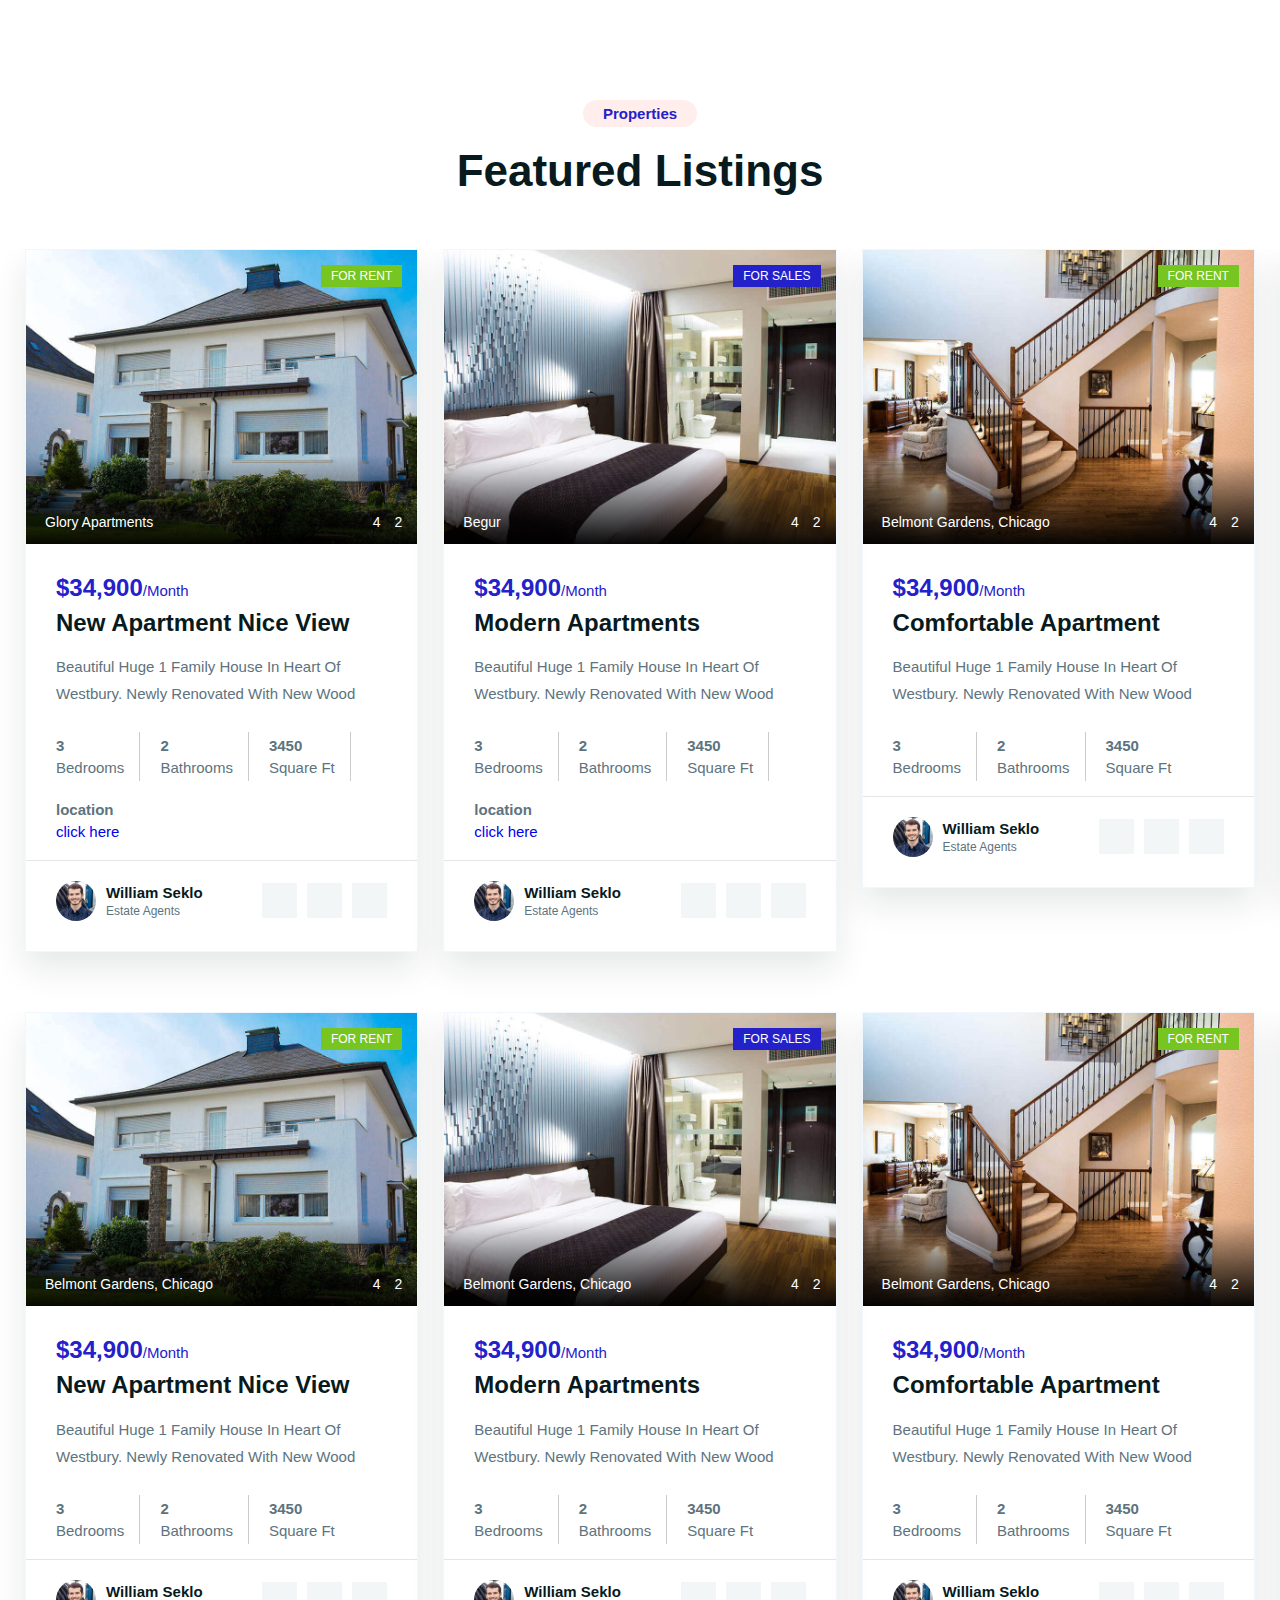
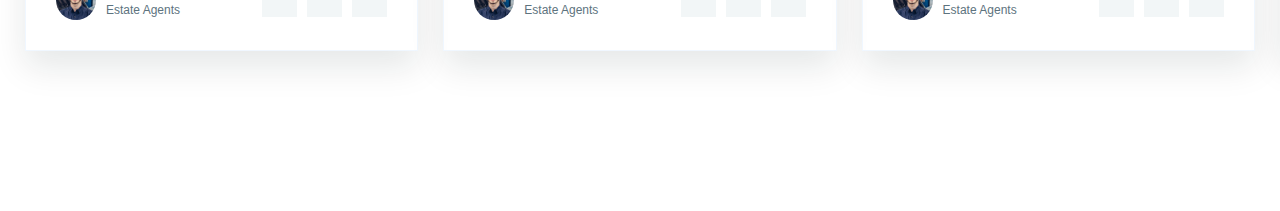
<file: property.html>
<!DOCTYPE html>
<html lang="en">
<head>
    <link rel="stylesheet" href="assets/css/style.css">
    <meta charset="UTF-8">
    <meta name="viewport" content="width=device-width, initial-scale=1.0">
    <title>Document</title>
</head>
<body>


    <section class="property" id="property">
        <div class="container">

          <p class="section-subtitle">Properties</p>

          <h2 class="h2 section-title">Featured Listings</h2>

          <ul class="property-list has-scrollbar">

            <li>
              <div class="property-card">

                <figure class="card-banner">

                  <a href="#">
                    <img src="./assets/images/property-1.jpg" alt="New Apartment Nice View" class="w-100">
                  </a>

                  <div class="card-badge green">For Rent</div>

                  <div class="banner-actions">

                    <button class="banner-actions-btn">
                      <ion-icon name="location"></ion-icon>

                      <address>Glory Apartments</address>
                    </button>

                    <button class="banner-actions-btn">
                      <ion-icon name="camera"></ion-icon>

                      <span>4</span>
                    </button>

                    <button class="banner-actions-btn">
                      <ion-icon name="film"></ion-icon>

                      <span>2</span>
                    </button>

                  </div>

                </figure>

                <div class="card-content">

                  <div class="card-price">
                    <strong>$34,900</strong>/Month
                  </div>

                  <h3 class="h3 card-title">
                    <a href="#">New Apartment Nice View</a>
                  </h3>

                  <p class="card-text">
                    Beautiful Huge 1 Family House In Heart Of Westbury. Newly Renovated With New Wood
                  </p>

                  <ul class="card-list">

                    <li class="card-item">
                      <strong>3</strong>

                      <ion-icon name="bed-outline"></ion-icon>

                      <span>Bedrooms</span>
                    </li>

                    <li class="card-item">
                      <strong>2</strong>

                      <ion-icon name="man-outline"></ion-icon>

                      <span>Bathrooms</span>
                    </li>

                    <li class="card-item">
                      <strong>3450</strong>

                      <ion-icon name="square-outline"></ion-icon>

                      <span>Square Ft</span>
                    </li>
                    <li class="card-item">
                      <strong>location</strong>

                      <ion-icon name="man-outline"></ion-icon>

                      <span><a href="loc1.html">click here</a></span>
                    </li>

                  </ul>

                </div>

                <div class="card-footer">

                  <div class="card-author">

                    <figure class="author-avatar">
                      <img src="./assets/images/author.jpg" alt="William Seklo" class="w-100">
                    </figure>

                    <div>
                      <p class="author-name">
                        <a href="#">William Seklo</a>
                      </p>

                      <p class="author-title">Estate Agents</p>
                    </div>

                  </div>

                  <div class="card-footer-actions">

                    <button class="card-footer-actions-btn">
                      <ion-icon name="resize-outline"></ion-icon>
                    </button>

                    <button class="card-footer-actions-btn">
                      <ion-icon name="heart-outline"></ion-icon>
                    </button>

                    <button class="card-footer-actions-btn">
                      <ion-icon name="add-circle-outline"></ion-icon>
                    </button>

                  </div>

                </div>

              </div>
            </li>

            <li>
              <div class="property-card">

                <figure class="card-banner">

                  <a href="#">
                    <img src="./assets/images/property-2.jpg" alt="Modern Apartments" class="w-100">
                  </a>

                  <div class="card-badge orange">For Sales</div>

                  <div class="banner-actions">

                    <button class="banner-actions-btn">
                      <ion-icon name="location"></ion-icon>

                      <address>Begur</address>
                    </button>

                    <button class="banner-actions-btn">
                      <ion-icon name="camera"></ion-icon>

                      <span>4</span>
                    </button>

                    <button class="banner-actions-btn">
                      <ion-icon name="film"></ion-icon>

                      <span>2</span>
                    </button>

                  </div>

                </figure>

                <div class="card-content">

                  <div class="card-price">
                    <strong>$34,900</strong>/Month
                  </div>

                  <h3 class="h3 card-title">
                    <a href="#">Modern Apartments</a>
                  </h3>

                  <p class="card-text">
                    Beautiful Huge 1 Family House In Heart Of Westbury. Newly Renovated With New Wood
                  </p>

                  <ul class="card-list">

                    <li class="card-item">
                      <strong>3</strong>

                      <ion-icon name="bed-outline"></ion-icon>

                      <span>Bedrooms</span>
                    </li>

                    <li class="card-item">
                      <strong>2</strong>

                      <ion-icon name="man-outline"></ion-icon>

                      <span>Bathrooms</span>
                    </li>

                    <li class="card-item">
                      <strong>3450</strong>

                      <ion-icon name="square-outline"></ion-icon>

                      <span>Square Ft</span>
                    </li>
                    <li class="card-item">
                      <strong>location</strong>

                      <ion-icon name="man-outline"></ion-icon>

                      <span><a href="loc2.html">click here</a></span>
                    </li>

                  </ul>

                </div>

                <div class="card-footer">

                  <div class="card-author">

                    <figure class="author-avatar">
                      <img src="./assets/images/author.jpg" alt="William Seklo" class="w-100">
                    </figure>

                    <div>
                      <p class="author-name">
                        <a href="#">William Seklo</a>
                      </p>

                      <p class="author-title">Estate Agents</p>
                    </div>

                  </div>

                  <div class="card-footer-actions">

                    <button class="card-footer-actions-btn">
                      <ion-icon name="resize-outline"></ion-icon>
                    </button>

                    <button class="card-footer-actions-btn">
                      <ion-icon name="heart-outline"></ion-icon>
                    </button>

                    <button class="card-footer-actions-btn">
                      <ion-icon name="add-circle-outline"></ion-icon>
                    </button>

                  </div>

                </div>

              </div>
            </li>

            <li>
              <div class="property-card">

                <figure class="card-banner">

                  <a href="#">
                    <img src="./assets/images/property-3.jpg" alt="Comfortable Apartment" class="w-100">
                  </a>

                  <div class="card-badge green">For Rent</div>

                  <div class="banner-actions">

                    <button class="banner-actions-btn">
                      <ion-icon name="location"></ion-icon>

                      <address>Belmont Gardens, Chicago</address>
                    </button>

                    <button class="banner-actions-btn">
                      <ion-icon name="camera"></ion-icon>

                      <span>4</span>
                    </button>

                    <button class="banner-actions-btn">
                      <ion-icon name="film"></ion-icon>

                      <span>2</span>
                    </button>

                  </div>

                </figure>

                <div class="card-content">

                  <div class="card-price">
                    <strong>$34,900</strong>/Month
                  </div>

                  <h3 class="h3 card-title">
                    <a href="#">Comfortable Apartment</a>
                  </h3>

                  <p class="card-text">
                    Beautiful Huge 1 Family House In Heart Of Westbury. Newly Renovated With New Wood
                  </p>

                  <ul class="card-list">

                    <li class="card-item">
                      <strong>3</strong>

                      <ion-icon name="bed-outline"></ion-icon>

                      <span>Bedrooms</span>
                    </li>

                    <li class="card-item">
                      <strong>2</strong>

                      <ion-icon name="man-outline"></ion-icon>

                      <span>Bathrooms</span>
                    </li>

                    <li class="card-item">
                      <strong>3450</strong>

                      <ion-icon name="square-outline"></ion-icon>

                      <span>Square Ft</span>
                    </li>

                  </ul>

                </div>

                <div class="card-footer">

                  <div class="card-author">

                    <figure class="author-avatar">
                      <img src="./assets/images/author.jpg" alt="William Seklo" class="w-100">
                    </figure>

                    <div>
                      <p class="author-name">
                        <a href="#">William Seklo</a>
                      </p>

                      <p class="author-title">Estate Agents</p>
                    </div>

                  </div>

                  <div class="card-footer-actions">

                    <button class="card-footer-actions-btn">
                      <ion-icon name="resize-outline"></ion-icon>
                    </button>

                    <button class="card-footer-actions-btn">
                      <ion-icon name="heart-outline"></ion-icon>
                    </button>

                    <button class="card-footer-actions-btn">
                      <ion-icon name="add-circle-outline"></ion-icon>
                    </button>

                  </div>

                </div>

              </div>
            </li>

            <li>
              <div class="property-card">

                <figure class="card-banner">

                  <a href="#">
                    <img src="./assets/images/property-4.png" alt="Luxury villa in Rego Park" class="w-100">
                  </a>

                  <div class="card-badge green">For Rent</div>

                  <div class="banner-actions">

                    <button class="banner-actions-btn">
                      <ion-icon name="location"></ion-icon>

                      <address>Belmont Gardens, Chicago</address>
                    </button>

                    <button class="banner-actions-btn">
                      <ion-icon name="camera"></ion-icon>

                      <span>4</span>
                    </button>

                    <button class="banner-actions-btn">
                      <ion-icon name="film"></ion-icon>

                      <span>2</span>
                    </button>

                  </div>

                </figure>

                <div class="card-content">

                  <div class="card-price">
                    <strong>$34,900</strong>/Month
                  </div>

                  <h3 class="h3 card-title">
                    <a href="#">Luxury villa in Rego Park</a>
                  </h3>

                  <p class="card-text">
                    Beautiful Huge 1 Family House In Heart Of Westbury. Newly Renovated With New Wood
                  </p>

                  <ul class="card-list">

                    <li class="card-item">
                      <strong>3</strong>

                      <ion-icon name="bed-outline"></ion-icon>

                      <span>Bedrooms</span>
                    </li>

                    <li class="card-item">
                      <strong>2</strong>

                      <ion-icon name="man-outline"></ion-icon>

                      <span>Bathrooms</span>
                    </li>

                    <li class="card-item">
                      <strong>3450</strong>

                      <ion-icon name="square-outline"></ion-icon>

                      <span>Square Ft</span>
                    </li>

                  </ul>

                </div>

                <div class="card-footer">

                  <div class="card-author">

                    <figure class="author-avatar">
                      <img src="./assets/images/author.jpg" alt="William Seklo" class="w-100">
                    </figure>

                    <div>
                      <p class="author-name">
                        <a href="#">William Seklo</a>
                      </p>

                      <p class="author-title">Estate Agents</p>
                    </div>

                  </div>

                  <div class="card-footer-actions">

                    <button class="card-footer-actions-btn">
                      <ion-icon name="resize-outline"></ion-icon>
                    </button>

                    <button class="card-footer-actions-btn">
                      <ion-icon name="heart-outline"></ion-icon>
                    </button>

                    <button class="card-footer-actions-btn">
                      <ion-icon name="add-circle-outline"></ion-icon>
                    </button>

                  </div>

                </div>

              </div>
            </li>

          </ul>

        </div>
        <div class="container">

            
  
            <ul class="property-list has-scrollbar">
  
              <li>
                <div class="property-card">
  
                  <figure class="card-banner">
  
                    <a href="#">
                      <img src="./assets/images/property-1.jpg" alt="New Apartment Nice View" class="w-100">
                    </a>
  
                    <div class="card-badge green">For Rent</div>
  
                    <div class="banner-actions">
  
                      <button class="banner-actions-btn">
                        <ion-icon name="location"></ion-icon>
  
                        <address>Belmont Gardens, Chicago</address>
                      </button>
  
                      <button class="banner-actions-btn">
                        <ion-icon name="camera"></ion-icon>
  
                        <span>4</span>
                      </button>
  
                      <button class="banner-actions-btn">
                        <ion-icon name="film"></ion-icon>
  
                        <span>2</span>
                      </button>
  
                    </div>
  
                  </figure>
  
                  <div class="card-content">
  
                    <div class="card-price">
                      <strong>$34,900</strong>/Month
                    </div>
  
                    <h3 class="h3 card-title">
                      <a href="#">New Apartment Nice View</a>
                    </h3>
  
                    <p class="card-text">
                      Beautiful Huge 1 Family House In Heart Of Westbury. Newly Renovated With New Wood
                    </p>
  
                    <ul class="card-list">
  
                      <li class="card-item">
                        <strong>3</strong>
  
                        <ion-icon name="bed-outline"></ion-icon>
  
                        <span>Bedrooms</span>
                      </li>
  
                      <li class="card-item">
                        <strong>2</strong>
  
                        <ion-icon name="man-outline"></ion-icon>
  
                        <span>Bathrooms</span>
                      </li>
  
                      <li class="card-item">
                        <strong>3450</strong>
  
                        <ion-icon name="square-outline"></ion-icon>
  
                        <span>Square Ft</span>
                      </li>
  
                    </ul>
  
                  </div>
  
                  <div class="card-footer">
  
                    <div class="card-author">
  
                      <figure class="author-avatar">
                        <img src="./assets/images/author.jpg" alt="William Seklo" class="w-100">
                      </figure>
  
                      <div>
                        <p class="author-name">
                          <a href="#">William Seklo</a>
                        </p>
  
                        <p class="author-title">Estate Agents</p>
                      </div>
  
                    </div>
  
                    <div class="card-footer-actions">
  
                      <button class="card-footer-actions-btn">
                        <ion-icon name="resize-outline"></ion-icon>
                      </button>
  
                      <button class="card-footer-actions-btn">
                        <ion-icon name="heart-outline"></ion-icon>
                      </button>
  
                      <button class="card-footer-actions-btn">
                        <ion-icon name="add-circle-outline"></ion-icon>
                      </button>
  
                    </div>
  
                  </div>
  
                </div>
              </li>
  
              <li>
                <div class="property-card">
  
                  <figure class="card-banner">
  
                    <a href="#">
                      <img src="./assets/images/property-2.jpg" alt="Modern Apartments" class="w-100">
                    </a>
  
                    <div class="card-badge orange">For Sales</div>
  
                    <div class="banner-actions">
  
                      <button class="banner-actions-btn">
                        <ion-icon name="location"></ion-icon>
  
                        <address>Belmont Gardens, Chicago</address>
                      </button>
  
                      <button class="banner-actions-btn">
                        <ion-icon name="camera"></ion-icon>
  
                        <span>4</span>
                      </button>
  
                      <button class="banner-actions-btn">
                        <ion-icon name="film"></ion-icon>
  
                        <span>2</span>
                      </button>
  
                    </div>
  
                  </figure>
  
                  <div class="card-content">
  
                    <div class="card-price">
                      <strong>$34,900</strong>/Month
                    </div>
  
                    <h3 class="h3 card-title">
                      <a href="#">Modern Apartments</a>
                    </h3>
  
                    <p class="card-text">
                      Beautiful Huge 1 Family House In Heart Of Westbury. Newly Renovated With New Wood
                    </p>
  
                    <ul class="card-list">
  
                      <li class="card-item">
                        <strong>3</strong>
  
                        <ion-icon name="bed-outline"></ion-icon>
  
                        <span>Bedrooms</span>
                      </li>
  
                      <li class="card-item">
                        <strong>2</strong>
  
                        <ion-icon name="man-outline"></ion-icon>
  
                        <span>Bathrooms</span>
                      </li>
  
                      <li class="card-item">
                        <strong>3450</strong>
  
                        <ion-icon name="square-outline"></ion-icon>
  
                        <span>Square Ft</span>
                      </li>
  
                    </ul>
  
                  </div>
  
                  <div class="card-footer">
  
                    <div class="card-author">
  
                      <figure class="author-avatar">
                        <img src="./assets/images/author.jpg" alt="William Seklo" class="w-100">
                      </figure>
  
                      <div>
                        <p class="author-name">
                          <a href="#">William Seklo</a>
                        </p>
  
                        <p class="author-title">Estate Agents</p>
                      </div>
  
                    </div>
  
                    <div class="card-footer-actions">
  
                      <button class="card-footer-actions-btn">
                        <ion-icon name="resize-outline"></ion-icon>
                      </button>
  
                      <button class="card-footer-actions-btn">
                        <ion-icon name="heart-outline"></ion-icon>
                      </button>
  
                      <button class="card-footer-actions-btn">
                        <ion-icon name="add-circle-outline"></ion-icon>
                      </button>
  
                    </div>
  
                  </div>
  
                </div>
              </li>
  
              <li>
                <div class="property-card">
  
                  <figure class="card-banner">
  
                    <a href="#">
                      <img src="./assets/images/property-3.jpg" alt="Comfortable Apartment" class="w-100">
                    </a>
  
                    <div class="card-badge green">For Rent</div>
  
                    <div class="banner-actions">
  
                      <button class="banner-actions-btn">
                        <ion-icon name="location"></ion-icon>
  
                        <address>Belmont Gardens, Chicago</address>
                      </button>
  
                      <button class="banner-actions-btn">
                        <ion-icon name="camera"></ion-icon>
  
                        <span>4</span>
                      </button>
  
                      <button class="banner-actions-btn">
                        <ion-icon name="film"></ion-icon>
  
                        <span>2</span>
                      </button>
  
                    </div>
  
                  </figure>
  
                  <div class="card-content">
  
                    <div class="card-price">
                      <strong>$34,900</strong>/Month
                    </div>
  
                    <h3 class="h3 card-title">
                      <a href="#">Comfortable Apartment</a>
                    </h3>
  
                    <p class="card-text">
                      Beautiful Huge 1 Family House In Heart Of Westbury. Newly Renovated With New Wood
                    </p>
  
                    <ul class="card-list">
  
                      <li class="card-item">
                        <strong>3</strong>
  
                        <ion-icon name="bed-outline"></ion-icon>
  
                        <span>Bedrooms</span>
                      </li>
  
                      <li class="card-item">
                        <strong>2</strong>
  
                        <ion-icon name="man-outline"></ion-icon>
  
                        <span>Bathrooms</span>
                      </li>
  
                      <li class="card-item">
                        <strong>3450</strong>
  
                        <ion-icon name="square-outline"></ion-icon>
  
                        <span>Square Ft</span>
                      </li>
  
                    </ul>
  
                  </div>
  
                  <div class="card-footer">
  
                    <div class="card-author">
  
                      <figure class="author-avatar">
                        <img src="./assets/images/author.jpg" alt="William Seklo" class="w-100">
                      </figure>
  
                      <div>
                        <p class="author-name">
                          <a href="#">William Seklo</a>
                        </p>
  
                        <p class="author-title">Estate Agents</p>
                      </div>
  
                    </div>
  
                    <div class="card-footer-actions">
  
                      <button class="card-footer-actions-btn">
                        <ion-icon name="resize-outline"></ion-icon>
                      </button>
  
                      <button class="card-footer-actions-btn">
                        <ion-icon name="heart-outline"></ion-icon>
                      </button>
  
                      <button class="card-footer-actions-btn">
                        <ion-icon name="add-circle-outline"></ion-icon>
                      </button>
  
                    </div>
  
                  </div>
  
                </div>
              </li>
  
              <li>
                <div class="property-card">
  
                  <figure class="card-banner">
  
                    <a href="#">
                      <img src="./assets/images/property-4.png" alt="Luxury villa in Rego Park" class="w-100">
                    </a>
  
                    <div class="card-badge green">For Rent</div>
  
                    <div class="banner-actions">
  
                      <button class="banner-actions-btn">
                        <ion-icon name="location"></ion-icon>
  
                        <address>Belmont Gardens, Chicago</address>
                      </button>
  
                      <button class="banner-actions-btn">
                        <ion-icon name="camera"></ion-icon>
  
                        <span>4</span>
                      </button>
  
                      <button class="banner-actions-btn">
                        <ion-icon name="film"></ion-icon>
  
                        <span>2</span>
                      </button>
  
                    </div>
  
                  </figure>
  
                  <div class="card-content">
  
                    <div class="card-price">
                      <strong>$34,900</strong>/Month
                    </div>
  
                    <h3 class="h3 card-title">
                      <a href="#">Luxury villa in Rego Park</a>
                    </h3>
  
                    <p class="card-text">
                      Beautiful Huge 1 Family House In Heart Of Westbury. Newly Renovated With New Wood
                    </p>
  
                    <ul class="card-list">
  
                      <li class="card-item">
                        <strong>3</strong>
  
                        <ion-icon name="bed-outline"></ion-icon>
  
                        <span>Bedrooms</span>
                      </li>
  
                      <li class="card-item">
                        <strong>2</strong>
  
                        <ion-icon name="man-outline"></ion-icon>
  
                        <span>Bathrooms</span>
                      </li>
  
                      <li class="card-item">
                        <strong>3450</strong>
  
                        <ion-icon name="square-outline"></ion-icon>
  
                        <span>Square Ft</span>
                      </li>
  
                    </ul>
  
                  </div>
  
                  <div class="card-footer">
  
                    <div class="card-author">
  
                      <figure class="author-avatar">
                        <img src="./assets/images/author.jpg" alt="William Seklo" class="w-100">
                      </figure>
  
                      <div>
                        <p class="author-name">
                          <a href="#">William Seklo</a>
                        </p>
  
                        <p class="author-title">Estate Agents</p>
                      </div>
  
                    </div>
  
                    <div class="card-footer-actions">
  
                      <button class="card-footer-actions-btn">
                        <ion-icon name="resize-outline"></ion-icon>
                      </button>
  
                      <button class="card-footer-actions-btn">
                        <ion-icon name="heart-outline"></ion-icon>
                      </button>
  
                      <button class="card-footer-actions-btn">
                        <ion-icon name="add-circle-outline"></ion-icon>
                      </button>
  
                    </div>
  
                  </div>
  
                </div>
              </li>
  
            </ul>
  
          </div>
      </section>

    
</body>
</html>
</file>
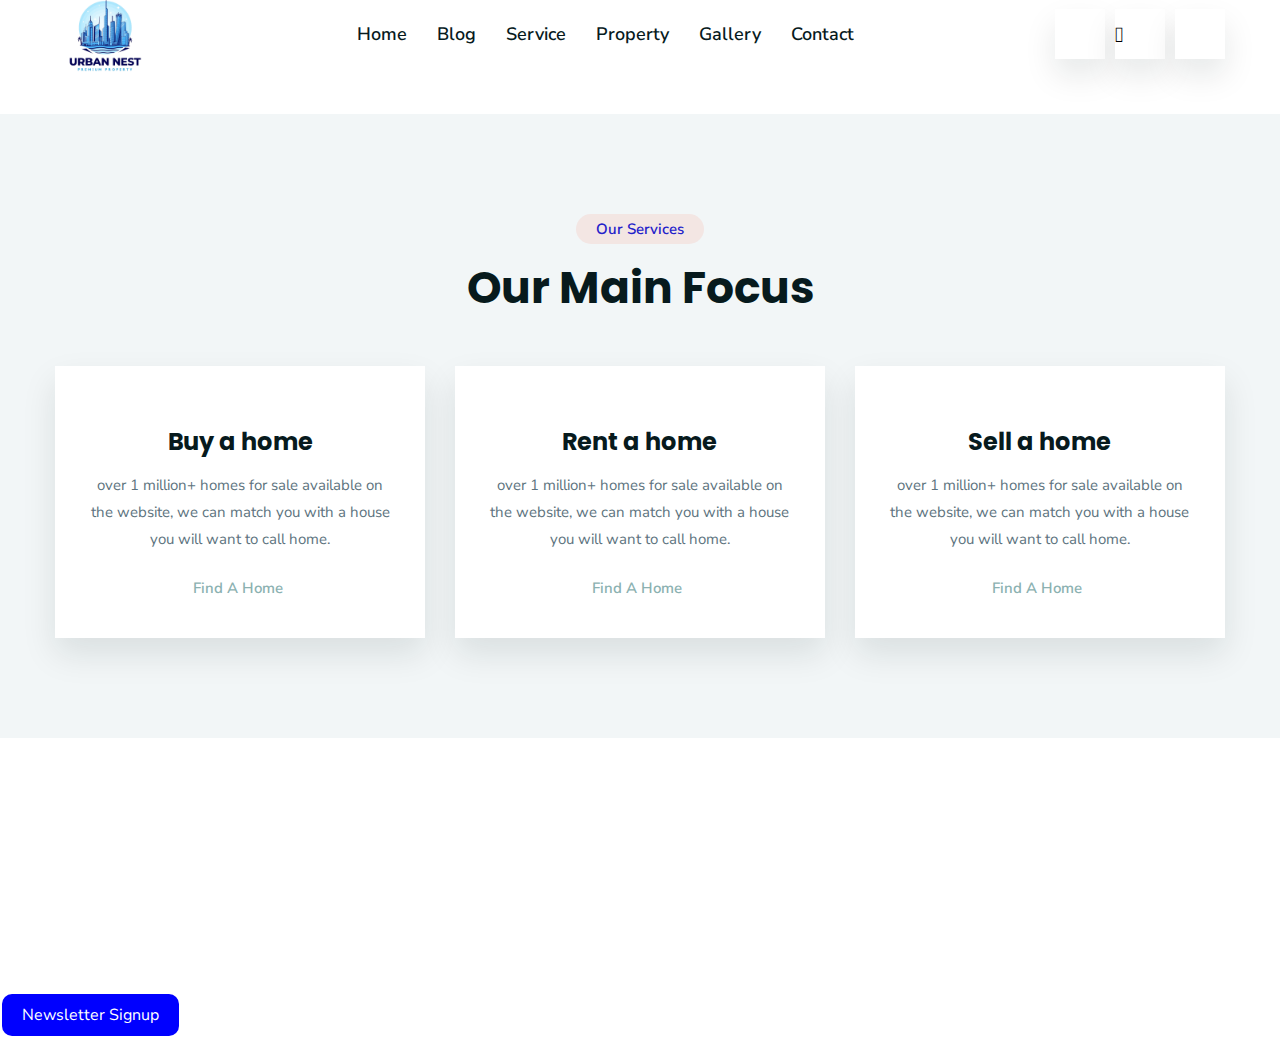
<file: service.html>
<!DOCTYPE html>
<html lang="en">
<head>
    <meta charset="UTF-8">
    <meta http-equiv="X-UA-Compatible" content="IE=edge">
    <meta name="viewport" content="width=device-width, initial-scale=1.0">
    <title>Service</title>
  
  
    <link rel="shortcut icon" href="assets/images/logo-light.png" type="image/svg+xml">
  
    <link rel="stylesheet" href="./assets/css/style.css">
  
    <link rel="preconnect" href="https://fonts.googleapis.com">
    <link rel="preconnect" href="https://fonts.gstatic.com" crossorigin>
    <link rel="stylesheet" href="https://cdnjs.cloudflare.com/ajax/libs/font-awesome/4.7.0/css/font-awesome.min.css">
    <link href="https://cdn.jsdelivr.net/npm/bootstrap@5.3.2/dist/css/bootstrap.min.css" rel="stylesheet" integrity="sha384-T3c6CoIi6uLrA9TneNEoa7RxnatzjcDSCmG1MXxSR1GAsXEV/Dwwykc2MPK8M2HN" crossorigin="anonymous">
  
    <link
      href="https://fonts.googleapis.com/css2?family=Nunito+Sans:wght@400;600;700&family=Poppins:wght@400;500;600;700&display=swap"
      rel="stylesheet">
</head>
<body>
    <header class="header" data-header>

        <div class="overlay" data-overlay></div>
    
       
    
        <div class="header-bottom">
          <div class="container">
    
            <a href="#" class="logo">
              <img height="100" width="100" src="./assets/images/logo.png" alt="Urban Nest logo">
            </a>
    
            <nav class="navbar" data-navbar>
    
              <div class="navbar-top">
    
                <a href="#" class="logo">
                  <img src="./assets/images/logo.png" alt="Urban Nest logo">
                </a>
    
                <button class="nav-close-btn" data-nav-close-btn aria-label="Close Menu">
                  <ion-icon name="close-outline"></ion-icon>
                </button>
    
              </div>
    
              <div class="navbar-bottom">
                <ul class="navbar-list">
    
                  <li>
                    <a href="index.html" class="navbar-link" data-nav-link>Home</a>
                  </li>
    
                  <li>
                    <a href="blog.html" class="navbar-link" data-nav-link>Blog</a>
                  </li>
    
                  <li>
                    <a href="service.html" class="navbar-link" data-nav-link>Service</a>
                  </li>
    
                  <li>
                    <a href="#property" class="navbar-link" data-nav-link>Property</a>
                  </li>
    
                  <li>
                    <a href="gallery.html" class="navbar-link" data-nav-link>Gallery</a>
                  </li>
    
                  <li>
                    <a href="#contact" class="navbar-link" data-nav-link>Contact</a>
                  </li>
    
                </ul>
              </div>
    
            </nav>
    
            <div class="header-bottom-actions">
              <button class="header-bottom-actions-btn" aria-label="Search">
                <i class="fas fa-magnifying-glass"  ></i> 
                <span>Search</span>
            </button>
            
            <button class="header-bottom-actions-btn" aria-label="Profile" onclick="navigateToLogin()">
              <i class="fa-regular fa-user"></i>
              <span>Profile</span>
          </button>
              <button class="header-bottom-actions-btn" aria-label="Cart">
                <i class="fa-solid fa-cart-shopping"></i>
                <span>Cart</span>
              </button>
    
              <button class="header-bottom-actions-btn" data-nav-open-btn aria-label="Open Menu">
                <ion-icon name="menu-outline"></ion-icon>
    
                <span>Menu</span>
              </button>
    
            </div>
    
          </div>
        </div>
    
      </header>

      <section class="service" id="service">
        
        <div class="container">

          <p class="section-subtitle">Our Services</p>

          <h2 class="h2 section-title">Our Main Focus</h2>

          <ul class="service-list">

            <li>
              <div class="service-card">

                <div class="card-icon">
                </div>

                <h3 class="h3 card-title">
                  <a href="#">Buy a home</a>
                </h3>

                <p class="card-text">
                  over 1 million+ homes for sale available on the website, we can match you with a house you will want
                  to call home.
                </p>

                <a href="#" class="card-link">
                  <span>Find A Home</span>

                  <ion-icon name="arrow-forward-outline"></ion-icon>
                </a>

              </div>
            </li>

            <li>
              <div class="service-card">

                <div class="card-icon">
                </div>

                <h3 class="h3 card-title">
                  <a href="#">Rent a home</a>
                </h3>

                <p class="card-text">
                  over 1 million+ homes for sale available on the website, we can match you with a house you will want
                  to call home.
                </p>

                <a href="#" class="card-link">
                  <span>Find A Home</span>

                  <ion-icon name="arrow-forward-outline"></ion-icon>
                </a>

              </div>
            </li>

            <li>
              <div class="service-card">

                <div class="card-icon">
                </div>

                <h3 class="h3 card-title">
                  <a href="#">Sell a home</a>
                </h3>

                <p class="card-text">
                  over 1 million+ homes for sale available on the website, we can match you with a house you will want
                  to call home.
                </p>

                <a href="#" class="card-link">
                  <span>Find A Home</span>

                  <ion-icon name="arrow-forward-outline"></ion-icon>
                </a>

              </div>
            </li>

          </ul>

        </div>
      </section>


  <footer class="footer">

    <div class="b-example-divider"></div>

    <div class="container">
      <footer class="d-flex flex-wrap justify-content-between align-items-center py-3 my-4 border-top">
        <div class="col-md-4 d-flex align-items-center">
          <a href="/" class="mb-3 me-2 mb-md-0 text-body-secondary text-decoration-none lh-1">
            <svg class="bi" width="30" height="24"><use xlink:href="#bootstrap"/></svg>
          </a>
          <span class="mb-3 mb-md-0 text-body-secondary">&copy; 2024 Urban Nest , Inc</span>
        </div>
    
        <ul class="nav col-md-4 justify-content-end list-unstyled d-flex">
          <li class="ms-3"><a class="text-body-secondary" href="#"><svg class="bi" width="24" height="24"><use xlink:href="#twitter"/></svg></a></li>
          <li class="ms-3"><a class="text-body-secondary" href="#"><svg class="bi" width="24" height="24"><use xlink:href="#instagram"/></svg></a></li>
          <li class="ms-3"><a class="text-body-secondary" href="#"><svg class="bi" width="24" height="24"><use xlink:href="#facebook"/></svg></a></li>
        </ul>
      </footer>
    </div>
    
    <div class="b-example-divider"></div>
    
    <div class="container">
      <footer class="py-3 my-4">
        <ul class="nav justify-content-center border-bottom pb-3 mb-3">
          <li class="nav-item"><a href="index.html" class="nav-link px-2 text-body-secondary">Home</a></li>
          <li class="nav-item"><a href="#" class="nav-link px-2 text-body-secondary">About</a></li>
          <li class="nav-item"><a href="#" class="nav-link px-2 text-body-secondary">Services</a></li>
          <li class="nav-item"><a href="#" class="nav-link px-2 text-body-secondary">FAQs</a></li>
        </ul>
        <p class="text-center text-body-secondary">&copy; 2024 Urban Nest, Inc</p>
      </footer>
    </div>
    <button id="newsletterBtn" class="nav-link px-2 text-body-secondary" style="text-decoration: white;">Newsletter Signup</button>


  </footer>
    
</body>
</html>
</file>
<file: assets/css/style.css>
/*-----------------------------------*\
  #style.css
\*-----------------------------------*/

/**
 * copyright 2022 codewithsadee
 */





/*-----------------------------------*\
  #CUSTOM PROPERTY
\*-----------------------------------*/

:root {

  /**
   * colors
   */

  --dark-jungle-green: hsl(188, 63%, 7%);
  --prussian-blue: hsl(200, 69%, 14%);
  --raisin-black-1: hsl(227, 29%, 13%);
  --raisin-black-2: hsl(229, 17%, 19%);
  --yellow-green: hsl(89, 72%, 45%);
  --orange-soda: hsl(241, 72%, 46%);
  --cultured-1: hsl(0, 0%, 93%);
  --cultured-2: hsl(192, 24%, 96%);
  --misty-rose: hsl(7, 56%, 91%);
  --alice-blue: hsl(210, 100%, 97%);
  --seashell: hsl(8, 100%, 97%);
  --cadet: hsl(200, 15%, 43%);
  --white: hsl(0, 0%, 100%);
  --black: hsl(0, 0%, 0%);
  --opal: hsl(180, 20%, 62%);

  /**
   * typography
   */

  --ff-nunito-sans: "Nunito Sans", sans-serif;
  --ff-poppins: "Poppins", sans-serif;

  --fs-1: 1.875rem;
  --fs-2: 1.5rem;
  --fs-3: 1.375rem;
  --fs-4: 1.125rem;
  --fs-5: 0.875rem;
  --fs-6: 0.813rem;
  --fs-7: 0.75rem;

  --fw-500: 500;
  --fw-600: 600;
  --fw-700: 700;

  /**
   * transition
   */

  --transition: 0.25s ease;

  /**
   * spacing
   */

  --section-padding: 100px;

  /**
   * shadow
   */

  --shadow-1: 0 5px 20px 0 hsla(219, 56%, 21%, 0.1);
  --shadow-2: 0 16px 32px hsla(188, 63%, 7%, 0.1);

}





/*-----------------------------------*\
  #RESET
\*-----------------------------------*/

*, *::before, *::after {
  margin: 0;
  padding: 0;
  box-sizing: border-box;
}

li { list-style: none; }

a { text-decoration: none; }

a,
img,
span,
button,
ion-icon { display: block; }

button {
  border: none;
  background: none;
  font: inherit;
  text-align: left;
  cursor: pointer;
}

address { font-style: normal; }

ion-icon { pointer-events: none; }

html {
  font-family: var(--ff-nunito-sans);
  scroll-behavior: smooth;
}

body {
  background: var(--white);
  overflow-x: hidden;
}

::-webkit-scrollbar {
  width: 10px;
  height: 8px;
}

::-webkit-scrollbar-track { background: var(--white); }

::-webkit-scrollbar-thumb {
  background: var(--cadet);
  border-left: 2px solid var(--white);
}





/*-----------------------------------*\
  #REUSED STYLE
\*-----------------------------------*/

.container { padding-inline: 15px; }

button, a { transition: var(--transition); }

.h1,
.h2,
.h3 {
  color: var(--dark-jungle-green);
  font-family: var(--ff-poppins);
  line-height: 1.3;
}

.h1 {
  font-size: var(--fs-1);
  line-height: 1;
}

.h2 { font-size: var(--fs-2); }

.h3 {
  font-size: var(--fs-4);
  font-weight: var(--font-weight, 700);
}

.h3 > a { color: inherit; }

.btn {
  position: relative;
  background: var(--orange-soda);
  color: var(--white);
  font-family: var(--ff-poppins);
  font-size: var(--fs-5);
  text-transform: var(--text-transform, capitalize);
  border: 1px solid var(--orange-soda);
  padding: 10px 20px;
  z-index: 1;
}

.btn:is(:hover, :focus) {
  background: var(--black);
  color: var(--dark-jungle-green);
  border-color: var(--black);
}

.btn::before {
  content: "";
  position: absolute;
  top: 0;
  left: 0;
  width: 0;
  height: 100%;
  background: var(--white);
  transition: var(--transition);
  z-index: -1;
}

.btn:is(:hover, :focus)::before { width: 100%; }

.w-100 { width: 100%; }

.section-subtitle {
  color: var(--orange-soda);
  font-size: var(--fs-5);
  font-weight: var(--fw-600);
  padding: 5px 20px;
  background: hsla(9, 100%, 62%, 0.1);
  width: max-content;
  border-radius: 50px;
  margin-inline: auto;
  margin-bottom: 15px;
}

.section-title {
  text-align: var(--text-align, center);
  margin-bottom: var(--margin-bottom, 50px);
}

.card-badge {
  background: var(--black);
  color: var(--white);
  font-size: var(--fs-7);
  text-transform: uppercase;
  position: absolute;
  top: 15px;
  right: 15px;
  padding: 4px 10px;
}

.card-badge.green { background: var(--yellow-green); }

.card-badge.orange { background: var(--orange-soda); }

.has-scrollbar {
  display: flex;
  align-items: flex-start;
  gap: 15px;
  overflow-x: auto;
  margin-inline: -15px;
  padding-inline: 15px;
  scroll-padding-left: 15px;
  padding-bottom: 60px;
  scroll-snap-type: inline mandatory;
}

.has-scrollbar > li {
  min-width: 100%;
  scroll-snap-align: start;
}

.has-scrollbar::-webkit-scrollbar-track {
  background: var(--cultured-2);
  outline: 2px solid var(--cadet);
  border-radius: 10px;
}

.has-scrollbar::-webkit-scrollbar-thumb {
  background: var(--cadet);
  border: 1px solid var(--cultured-2);
  border-radius: 10px;
}

.has-scrollbar::-webkit-scrollbar-button { width: 15%; }





/*-----------------------------------*\
  #HEADER
\*-----------------------------------*/

.header {
  position: relative;
  z-index: 2;
}

.header-top {
  background: var(--prussian-blue);
  padding-block: 15px;
}

.header-top .container,
.header-top-list {
  display: flex;
  flex-wrap: wrap;
  justify-content: center;
  align-items: center;
}

.header-top .container { gap: 8px 20px; }

.header-top-list { gap: 15px; }

.header-top-link {
  color: var(--white);
  font-size: var(--fs-6);
  font-weight: var(--fw-700);
  display: flex;
  justify-content: center;
  align-items: center;
  gap: 5px;
}

.header-top-link:is(:hover, :focus) { color: var(--orange-soda); }

.header-top-link ion-icon {
  color: var(--orange-soda);
  font-size: 15px;
  --ionicon-stroke-width: 60px;
}

.header-top .wrapper,
.header-top-social-list {
  display: flex;
  align-items: center;
}

.header-top .wrapper { gap: 20px; }

.header-top-social-list { gap: 8px; }

.header-top-social-link {
  color: var(--white);
  font-size: 15px;
}

.header-top-btn {
  background: var(--orange-soda);
  color: var(--white);
  font-size: var(--fs-6);
  font-weight: var(--fw-700);
  padding: 4px 15px;
}

.header-top-btn:is(:hover, :focus) { --orange-soda: hsl(7, 72%, 46%); }

.header-bottom {
  background: var(--white);
  padding-block: 25px;
}

.header-bottom .logo img { margin-inline: auto; }

.navbar {
  background: var(--white);
  position: fixed;
  top: 0;
  left: -310px;
  max-width: 300px;
  width: 100%;
  height: 100%;
  box-shadow: 0 3px 10px hsla(0, 0%, 0%, 0.3);
  z-index: 5;
  padding: 60px 20px;
  visibility: hidden;
  transition: 0.15s ease-in;
}

.navbar.active {
  visibility: visible;
  transform: translateX(310px);
  transition: 0.25s ease-out;
}

.navbar-top {
  display: flex;
  justify-content: space-between;
  align-items: center;
  padding-bottom: 40px;
  border-bottom: 1px solid var(--cultured-1);
  margin-bottom: 25px;
}

.navbar-top .logo img { width: 10px;height: 10px; }

.nav-close-btn ion-icon {
  font-size: 20px;
  --ionicon-stroke-width: 45px;
  padding: 5px;
}

.navbar-link {
  color: var(--cadet);
  font-size: var(--fs-5);
  font-weight: var(--fw-600);
  text-transform: uppercase;
  padding-block: 15px;
}

.navbar-link:is(:hover, :focus) { color: var(--orange-soda); }

.overlay {
  position: fixed;
  inset: 0;
  background: hsla(0, 0%, 0%, 0.7);
  opacity: 0;
  pointer-events: none;
  transition: var(--transition);
  z-index: 4;
}

.overlay.active {
  opacity: 1;
  pointer-events: all;
}

.header-bottom-actions {
  background: var(--white);
  position: fixed;
  bottom: 0;
  left: 0;
  width: 100%;
  display: flex;
  justify-content: space-evenly;
  padding-block: 15px 10px;
  box-shadow: -2px 0 30px hsla(237, 71%, 52%, 0.2);
  z-index: 3;
}

.header-bottom-actions-btn ion-icon {
  color: hsl(0, 0%, 10%);
  font-size: 20px;
  margin-inline: auto;
  margin-bottom: 5px;
  --ionicon-stroke-width: 40px;
  transition: var(--transition);
}

.header-bottom-actions-btn:is(:hover, :focus) ion-icon { color: var(--orange-soda); }

.header-bottom-actions-btn span {
  color: var(--cadet);
  font-family: var(--ff-poppins);
  font-size: var(--fs-7);
  font-weight: var(--fw-500);
}





/*-----------------------------------*\
  #HERO
\*-----------------------------------*/

.hero {
  background: var(--cultured-2);
  padding-block: var(--section-padding);
}

.hero-content { margin-bottom: 60px; }

.hero-subtitle {
  display: flex;
  justify-content: flex-start;
  align-items: center;
  gap: 5px;
  margin-bottom: 20px;
}

.hero-subtitle ion-icon { color: var(--orange-soda); }

.hero-subtitle span {
  color: var(--dark-jungle-green);
  font-size: var(--fs-5);
  font-weight: var(--fw-700);
}

.hero-title { margin-bottom: 20px; }

.hero-text {
  color: var(--cadet);
  font-size: var(--fs-5);
  line-height: 1.8;
  padding-left: 15px;
  border-left: 1px solid;
  margin-bottom: 30px;
}





/*-----------------------------------*\
  #ABOUT
\*-----------------------------------*/

.about { padding-block: var(--section-padding); }

.about-banner {
  position: relative;
  margin-bottom: 40px;
}

.about-banner > img {
  max-width: max-content;
  width: 100%;
}

.about-banner .abs-img {
  position: absolute;
  bottom: 100px;
  left: 15px;
  width: 50%;
  border-radius: 4px;
}

.about .section-subtitle { margin-inline: 0; }

.about .section-title {
  --text-align: left;
  --margin-bottom: 15px;
}

.about-text {
  color: var(--cadet);
  font-size: var(--fs-5);
  line-height: 1.7;
  margin-bottom: 30px;
}

.about-list { margin-bottom: 30px; }

.about-item {
  display: flex;
  justify-content: flex-start;
  align-items: center;
  gap: 10px;
  margin-bottom: 15px;
}

.about-item-icon {
  background: var(--misty-rose);
  height: 45px;
  min-width: 45px;
  border-radius: 50%;
  display: grid;
  place-items: center;
}

.about-item-icon ion-icon {
  color: var(--orange-soda);
  font-size: 18px;
}

.about-item-text {
  color: var(--cadet);
  font-size: var(--fs-5);
}

.about .callout {
  background: hsla(7, 78%, 53%, 0.05);
  color: var(--cadet);
  font-size: var(--fs-5);
  font-weight: var(--fw-500);
  line-height: 1.8;
  padding: 20px 25px;
  border-left: 4px solid var(--orange-soda);
  margin-bottom: 40px;
}

.about .btn {
  max-width: max-content;
  --text-transform: uppercase;
}





/*-----------------------------------*\
  #SERVICE
\*-----------------------------------*/

.service {
  
  background: var(--cultured-2);
  padding-block: var(--section-padding);
}

.service-list {
  display: flex;
  flex-wrap: wrap;
  justify-content: center;
  gap: 30px;
}

.service-card {
  position: relative;
  background: var(--white);
  text-align: center;
  padding: 40px 30px;
  box-shadow: var(--shadow-2);
}

.service-card .card-icon {
  width: max-content;
  margin-inline: auto;
  margin-bottom: 20px;
}

.service-card .card-title { margin-bottom: 15px; }

.service-card .card-title > a:is(:hover, :focus) { color: var(--orange-soda); }

.service-card .card-text {
  color: var(--cadet);
  font-size: var(--fs-5);
  line-height: 1.8;
  margin-bottom: 25px;
}

.service-card .card-link {
  color: var(--opal);
  font-size: var(--fs-5);
  font-weight: var(--fw-600);
  display: flex;
  justify-content: center;
  align-items: center;
  gap: 5px;
}

.service-card:is(:hover, :focus) .card-link { color: var(--orange-soda); }

.service-card::after {
  content: "";
  position: absolute;
  bottom: 0;
  left: 0;
  width: 0;
  height: 4px;
  background: var(--orange-soda);
  transition: var(--transition);
}

.service-card:is(:hover, :focus)::after { width: 100%; }





/*-----------------------------------*\
  #PROPERTY
\*-----------------------------------*/

.property { padding-block: var(--section-padding); }

.property-card {
  border: 1px solid var(--alice-blue);
  box-shadow: var(--shadow-2);
}

.property-card .card-banner {
  position: relative;
  aspect-ratio: 2 / 1.5;
  overflow: hidden;
}

.property-card .card-banner a { height: 100%; }

.property-card .card-banner img {
  height: 100%;
  object-fit: cover;
  transition: 0.5s ease;
}

.property-card:hover .card-banner img { transform: scale(1.1); }

.property-card .card-banner::before {
  content: "";
  position: absolute;
  inset: 0;
  background: linear-gradient(to top, hsla(0, 0%, 0%, 0.95), transparent 30%);
  pointer-events: none;
  z-index: 1;
}

.property-card .banner-actions {
  position: absolute;
  bottom: 15px;
  left: 15px;
  right: 15px;
  display: flex;
  flex-wrap: wrap-reverse;
  align-items: center;
  gap: 15px 10px;
  z-index: 1;
}

.banner-actions-btn {
  color: var(--white);
  font-size: var(--fs-6);
  line-height: 1;
  display: flex;
  align-items: flex-end;
  gap: 4px;
}

.banner-actions-btn ion-icon { font-size: 16px; }

.banner-actions-btn:first-child { margin-right: auto; }

.banner-actions-btn:is(:hover, :focus) { color: var(--orange-soda); }

.property-card .card-content {
  padding: 30px 15px 15px;
  border-bottom: 1px solid hsla(0, 0%, 0%, 0.1);
}

.card-price {
  color: var(--orange-soda);
  font-family: var(--ff-poppins);
  font-size: var(--fs-5);
  margin-bottom: 5px;
}

.card-price strong {
  font-size: var(--fs-4);
  font-weight: var(--fw-600);
}

.property-card .card-title {
  --font-weight: var(--fw-600);
  margin-bottom: 15px;
}

.property-card .card-title > a:is(:hover, :focus) { color: var(--orange-soda); }

.property-card .card-text {
  color: var(--cadet);
  font-size: var(--fs-5);
  line-height: 1.8;
  margin-bottom: 25px;
}

.property-card .card-list {
  display: flex;
  flex-wrap: wrap;
  align-items: center;
  row-gap: 15px;
}

.property-card .card-item {
  padding-block: 5px;
  color: var(--cadet);
  font-size: var(--fs-5);
}

.property-card .card-item:not(:last-child) {
  padding-right: 15px;
  border-right: 1px solid hsla(0, 0%, 0%, 0.2);
  margin-right: 20px;
}
#newsletterBtn {
  
  background-color: blue; /* Blue background */
  color: white; /* White text */
  border: none;
  cursor: pointer;
  padding: 10px 20px;
  text-align: center;
  text-decoration: none;
  display: inline-block;
  font-size: 16px;
  margin: 4px 2px;
  transition-duration: 0.4s; /* Transition effect */
  border-radius: 10px; /* Rounded corners */
}

#newsletterBtn:hover {
  background-color: darkblue; /* Darker blue when hovered */
  color: white;
}
.modal {
  display: none; 
  position: fixed; 
  z-index: 1; 
  padding-top: 100px; 
  left: 0;
  top: 0;
  width: 20%; 
  height: 20%; 
  overflow: auto; 
  background-color: rgba(0,0,255,0.4); /* Blue background */
}

.modal-content {
  background-color: #fff; /* White background */
  margin: auto;
  padding: 20px;
  border: 1px solid #888;
  width: 50%; /* Adjust as needed */
  border-radius: 10px; /* Rounded corners */
}

.close {
  color: #aaaaaa;
  float: right;
  font-size: 28px;
  font-weight: bold;
}

.close:hover,
.close:focus {
  color: #000;
  text-decoration: none;
  cursor: pointer;
}

form {
  display: flex;
  flex-direction: column;
  align-items: center;
}

input[type="email"], input[type="submit"] {
  margin: 10px 0;
  padding: 10px;
}

input[type="submit"] {
  background-color: blue; /* Blue background */
  color: white; /* White text */
  border: none;
  cursor: pointer;
}

input[type="submit"]:hover {
  background-color: darkblue;
}
.property-card .card-item :is(strong, ion-icon) { display: inline-block; }

.property-card .card-item ion-icon {
  margin-left: 2px;
  margin-bottom: -2px;
}

.property-card .card-item span { margin-top: 5px; }

.card-footer {
  padding: 15px;
  display: flex;
  flex-wrap: wrap-reverse;
  justify-content: space-between;
  align-items: center;
  gap: 15px;
}

.card-author {
  display: flex;
  align-items: center;
  gap: 10px;
}

.author-avatar {
  width: 40px;
  height: 40px;
  overflow: hidden;
  border-radius: 50%;
}

.author-name > a {
  color: var(--dark-jungle-green);
  font-family: var(--ff-poppins);
  font-size: var(--fs-5);
  font-weight: var(--fw-600);
  margin-bottom: 3px;
}

.author-name > a:is(:hover, :focus) { color: var(--orange-soda); }

.author-title {
  color: var(--cadet);
  font-size: var(--fs-7);
}

.card-footer-actions {
  display: flex;
  align-items: center;
  gap: 10px;
}

.card-footer-actions-btn {
  background: var(--cultured-2);
  color: var(--cadet);
  width: 35px;
  height: 35px;
  display: grid;
  place-items: center;
  font-size: 18px;
}

.card-footer-actions-btn:is(:hover, :focus) {
  background: var(--orange-soda);
  color: var(--white);
}





/*-----------------------------------*\
  #FEATURES
\*-----------------------------------*/

.features {
  background: var(--cultured-2);
  padding-block: var(--section-padding);
}

.features-list {
  display: flex;
  flex-wrap: wrap;
  justify-content: center;
  gap: 50px 20px;
}

.features-list > li { width: calc(50% - 10px); }

.features-card {
  position: relative;
  background: var(--white);
  padding: 40px 15px;
  border-radius: 12px;
  display: flex;
  flex-direction: column;
  height: 100%;
  justify-content: center;
  align-items: center;
  gap: 10px;
  box-shadow: var(--shadow-1);
}

.features-card:is(:hover, :focus) { background: var(--orange-soda); }

.features-card .card-icon {
  background: var(--seashell);
  color: var(--orange-soda);
  width: 60px;
  height: 60px;
  display: grid;
  place-items: center;
  border-radius: 50%;
  font-size: 28px;
}

.features-card .card-icon ion-icon { --ionicon-stroke-width: 20px; }

.features-card .card-title {
  color: var(--dark-jungle-green);
  font-family: var(--ff-poppins);
  font-size: var(--fs-6);
  font-weight: var(--fw-600);
  text-align: center;
  transition: var(--transition);
}

.features-card:is(:hover, :focus) .card-title { color: var(--white); }

.features-card .card-btn {
  background: var(--white);
  color: var(--cadet);
  position: absolute;
  bottom: 0;
  left: 50%;
  transform: translate(-50%, 50%);
  width: 40px;
  height: 40px;
  display: grid;
  place-items: center;
  font-size: 20px;
  border-radius: 50%;
  box-shadow: 0 0 10px hsla(219, 56%, 21%, 0.1);
  transition: var(--transition);
}

.features-card:is(:hover, :focus) .card-btn { color: var(--orange-soda); }





/*-----------------------------------*\
  #BLOG
\*-----------------------------------*/

.blog { padding-block: var(--section-padding); }

.blog-card { box-shadow: var(--shadow-2); }

.blog-card .card-banner {
  overflow: hidden;
  aspect-ratio: 2 / 1.5;
}

.blog-card .card-banner img {
  height: 100%;
  object-fit: cover;
  transition: 0.5s ease;
}

.blog-card:is(:hover, :focus) .card-banner img { transform: scale(1.1); }

.blog-content { padding: 30px; }

.blog-card .card-meta-list {
  display: flex;
  align-items: center;
  gap: 10px;
  margin-bottom: 15px;
}

.blog-card :is(.card-meta-link, .publish-date) {
  color: var(--cadet);
  font-size: var(--fs-7);
  font-weight: var(--fw-600);
  display: flex;
  align-items: center;
  gap: 5px;
  transition: var(--transition);
}

.blog-card :is(.card-meta-link, .publish-date) ion-icon { color: var(--orange-soda); }

.blog-card .card-meta-link:is(:hover, :focus) { color: var(--orange-soda); }

.blog-title {
  font-size: 1rem;
  --font-weight: var(--fw-600);
}

.blog-card .blog-title:is(:hover, :focus) { color: var(--orange-soda); }

.blog-content-bottom {
  padding-top: 20px;
  border-top: 1px solid hsla(0, 0%, 0%, 0.1);
  margin-top: 20px;
  display: flex;
  justify-content: space-between;
  align-items: center;
}

.blog-card .read-more-btn {
  color: var(--orange-soda);
  font-size: var(--fs-7);
  font-weight: var(--fw-600);
  text-transform: uppercase;
}





/*-----------------------------------*\
  #CTA
\*-----------------------------------*/

.cta {
  background: linear-gradient(to bottom, var(--white) 50%, var(--raisin-black-1) 50%);
}

.cta-card {
  background: var(--orange-soda);
  padding: 50px 25px;
  box-shadow: var(--shadow-2);
}

.cta-card .card-content {
  max-width: max-content;
  margin-inline: auto;
  margin-bottom: 30px;
}

.cta-card .card-title {
  color: var(--white);
  line-height: 1.3;
  margin-bottom: 15px;
}

.cta-card .card-text {
  color: var(--white);
  font-size: var(--fs-5);
  line-height: 1.8;
}

.cta-btn {
  display: flex;
  align-items: center;
  gap: 10px;
  color: var(--black);
  background: var(--white);
  box-shadow: var(--shadow-2);
  border-color: var(--white);
  margin-inline: auto;
}

.cta-btn:is(:hover, :focus) {
  background: none;
  color: var(--white);
  border-color: transparent;
}

.cta-btn::before { background: var(--black); }





/*-----------------------------------*\
  #FOOTER
\*-----------------------------------*/

.footer {
  background: var(--white);
  color: var(--white);
  margin-bottom: 68px;
}

.footer .container { padding-inline: 30px; }

.footer a { color: inherit; }

.footer-top {
  padding-top: 80px;
  padding-bottom: 40px;
}

.footer-brand { margin-bottom: 70px; }

.footer-brand .logo { margin-bottom: 15px; }

.section-text {
  font-size: var(--fs-5);
  line-height: 1.8;
  margin-bottom: 30px;
  max-width: 45ch;
}

.contact-list {
  display: grid;
  gap: 15px;
  margin-bottom: 30px;
}

.contact-link {
  display: flex;
  align-items: flex-start;
  gap: 10px;
}

.contact-link ion-icon { font-size: 18px; }

.contact-link :is(address, span) {
  font-size: var(--fs-5);
  transition: var(--transition);
}

.contact-link:is(:hover, :focus) span { color: var(--orange-soda); }

.social-list {
  display: flex;
  align-items: center;
  gap: 20px;
}

.footer-list:not(:last-child) { margin-bottom: 50px; }

.footer-list-title {
  font-family: var(--ff-poppins);
  font-size: var(--fs-3);
  font-weight: var(--fw-700);
  margin-bottom: 15px;
}

.footer-link {
  font-size: var(--fs-5);
  padding-block: 10px;
}

.footer-link:is(:hover, :focus) { color: var(--orange-soda); }

.footer-bottom {
  background: var(--raisin-black-2);
  padding-block: 25px;
}

.copyright {
  font-size: var(--fs-5);
  text-align: center;
}

.copyright a { display: inline-block; }

.copyright a:is(:hover, :focus) { color: var(--orange-soda); }





/*-----------------------------------*\
  #MEDIA QUERIES
\*-----------------------------------*/

/**
 * responsive for larger than 600px screen
 */

@media (min-width: 600px) {

  /**
   * CUSTOM PROPERTY
   */

  :root {

    /**
     * typography
     */

    --fs-2: 1.875rem;

  }



  /**
   * REUSED STYLE
   */

  .container {
    max-width: 550px;
    margin-inline: auto;
  }

  .has-scrollbar {
    gap: 25px;
    margin-inline: -25px;
    padding-inline: 25px;
    scroll-padding-left: 25px;
  }

  .has-scrollbar > li { min-width: calc(50% - 12.5px); }



  /**
   * SERVICE
   */

  .service-list > li { width: calc(50% - 15px); }



  /**
   * PROPERTY
   */

  .property .container {
    max-width: unset;
    padding-inline: 25px;
  }



  /**
   * CTA
   */

  .cta-card { --fs-2: 1.5rem; }



  /**
   * FOOTER
   */

  .footer-link-box {
    display: flex;
    justify-content: space-between;
    gap: 20px;
  }

}





/**
 * responsive for larger than 768px screen
 */

@media (min-width: 768px) {

  /**
   * CUSTOM PROPERTY
   */

  :root {

    /**
     * typography
     */

    --fs-1: 2.5rem;
    --fs-5: 0.938rem;
    --fs-6: 0.875rem;

  }



  /**
   * REUSED STYLE
   */

  .container { max-width: 720px; }

  .btn {
    --fs-5: 1rem;
    padding: 12px 28px;
  }



  /**
   * HEADER
   */

  .header-top { padding-block: 5px; }

  .header-top .wrapper { margin-left: auto; }

  .header-top-social-list { gap: 12px; }

  .header-top-social-link { font-size: 1rem; }

  .header-top-btn { padding: 10px 20px; }

  .header-bottom-actions {
    all: unset;
    display: flex;
    align-items: center;
    gap: 10px;
  }

  .header-bottom .container {
    display: flex;
    justify-content: space-between;
    align-items: center;
  }

  .header-bottom-actions-btn ion-icon { margin-bottom: 0; }

  .header-bottom-actions-btn span { display: none; }

  .header-bottom-actions-btn {
    background: var(--white);
    width: 50px;
    height: 50px;
    box-shadow: var(--shadow-2);
  }



  /**
   * HERO
   */

  .hero-content { max-width: 400px; }



  /**
   * ABOUT
   */

  .about .section-title { max-width: 30ch; }

  .about-text { max-width: 55ch }

  .about-list {
    display: grid;
    grid-template-columns: 1fr 1fr;
  }



  /**
   * FEATURES
   */

  .features-list > li { width: calc(33.33% - 13.33px); }

  .features-card { gap: 20px; }

  .features-card .card-icon {
    width: 80px;
    height: 80px;
    font-size: 32px;
  }

  .features-card .card-title { --fs-6: 1.125rem; }



  /**
   * BLOG
   */

  .blog-card { --fs-7: 0.875rem; }

  .blog-title { font-size: 1.25rem; }

  .blog .card-meta-list { gap: 30px; }



  /**
   * CTA
   */

  .cta-card { --fs-2: 1.625rem; }



  /**
   * FOOTER
   */

  .footer { margin-bottom: 0; }

}





/**
 * responsive for larger than 992px screen
 */

@media (min-width: 992px) {

  /**
   * CUSTOM PROPERTY
   */

  :root {

    /**
     * typography
     */

    --fs-1: 3.125rem;
    --fs-4: 1.375rem;

  }



  /**
   * REUSED STYLE
   */

  .container { max-width: 970px; }

  .btn { padding: 15px 40px; }



  /**
   * HEADER
   */

  .header-top-list,
  .header-top .wrapper { gap: 30px; }



  /**
   * HERO
   */

  .hero-content {
    max-width: unset;
    margin-bottom: 0;
  }

  .hero .container {
    display: grid;
    grid-template-columns: 1fr 1fr;
    align-items: center;
  }



  /**
   * ABOUT
   */

  .about .container {
    display: grid;
    grid-template-columns: 1fr 1fr;
    align-items: center;
    gap: 60px;
  }

  .about-banner { margin-bottom: 0; }

  .about-banner > img { width: 100%; }



  /**
   * SERVICE
   */

  .service-list > li { width: calc(33.33% - 20px); }



  /**
   * PROPERTY
   */

  .property-card .card-content { padding-inline: 30px; }

  .card-footer { padding: 20px 30px 30px; }



  /**
   * FEATURES
   */

  .features-list { column-gap: 30px; }

  .features-list > li { width: calc(25% - 30px); }



  /**
   * BLOG
   */

  .blog-title { font-size: 1.375rem; }



  /**
   * CTA
   */

  .cta-card {
    --fs-2: 1.875rem;
    --fs-5: 1rem;

    display: flex;
    justify-content: space-between;
    align-items: center;
    padding: 50px;
  }

  .cta-card :is(.card-content, .cta-btn) { margin: 0; }



  /**
   * FOOTER
   */

  .footer-top .container {
    display: flex;
    justify-content: space-between;
  }

  .footer-brand {
    max-width: 300px;
    margin-bottom: 0;
  }

  .footer-link-box { flex-basis: 550px; }

}





/**
 * responsive for larger than 1200px screen
 */

@media (min-width: 1200px) {

  /**
   * CUSTOM PROPERTY
   */

  :root {

    /**
     * typography
     */

    --fs-2: 2.75rem;
    --fs-4: 1.5rem;

  }



  /**
   * REUSED STYLE
   */

  .container { max-width: 1200px; }

  .has-scrollbar > li { min-width: calc(33.33% - 16.66px); }



  /**
   * HEADER
   */

  .header-bottom { padding-block: 30px; }

  .header-bottom-actions-btn:last-child,
  .navbar-top,
  .overlay { display: none; }

  .navbar,
  .navbar.active { all: unset; }

  .navbar-list {
    display: flex;
    align-items: center;
    gap: 30px;
  }

  .navbar-link {
    color: var(--dark-jungle-green);
    --fs-5: 1.125rem;
    text-transform: capitalize;
  }

  .header { padding-bottom: 114px; }

  .header-bottom {
    position: absolute;
    left: 0;
    bottom: 0;
    width: 100%;
  }

  .header.active .header-bottom {
    position: fixed;
    bottom: auto;
    top: -94px;
    padding-block: 20px;
    box-shadow: 0 10px 50px hsla(237, 71%, 52%, 0.2);
    animation: slideDown 0.25s ease-out forwards;
  }

  @keyframes slideDown {
    0% { transform: translateY(0); }
    100% { transform: translateY(100%); }
  }



  /**
   * HERO
   */

  .hero-text {
    padding-left: 30px;
    max-width: 450px;
    margin-bottom: 40px;
  }



  /**
   * FEATURES
   */

  .features-card .card-icon {
    width: 100px;
    height: 100px;
    font-size: 45px;
  }

  .features-card .card-title { --fs-6: 1.375rem; }



  /**
   * CTA
   */

  .cta-card {
    --fs-2: 2.25rem;
    padding-inline: 60px;
  }



  /**
   * FOOTER
   */

  .footer { --fs-5: 1rem; }

  .footer-link-box { flex-basis: 700px; }

}
</file>
